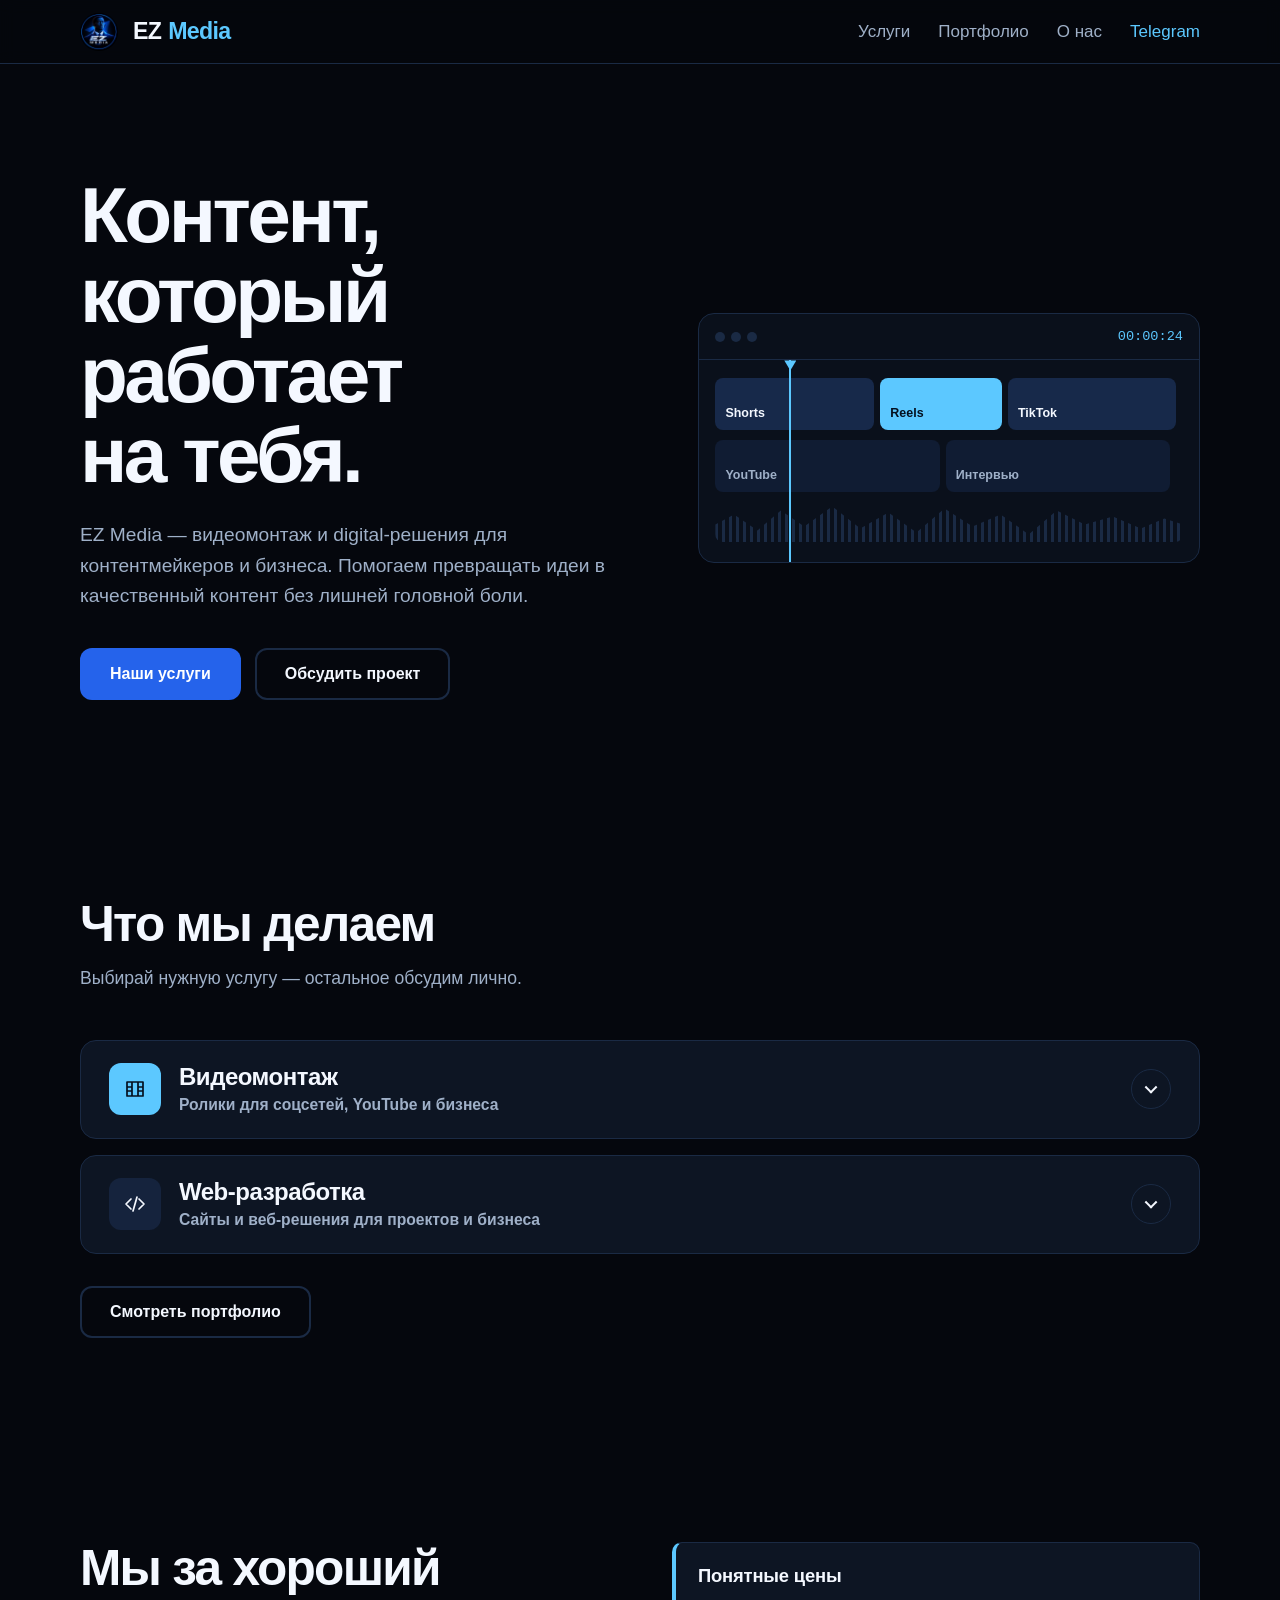
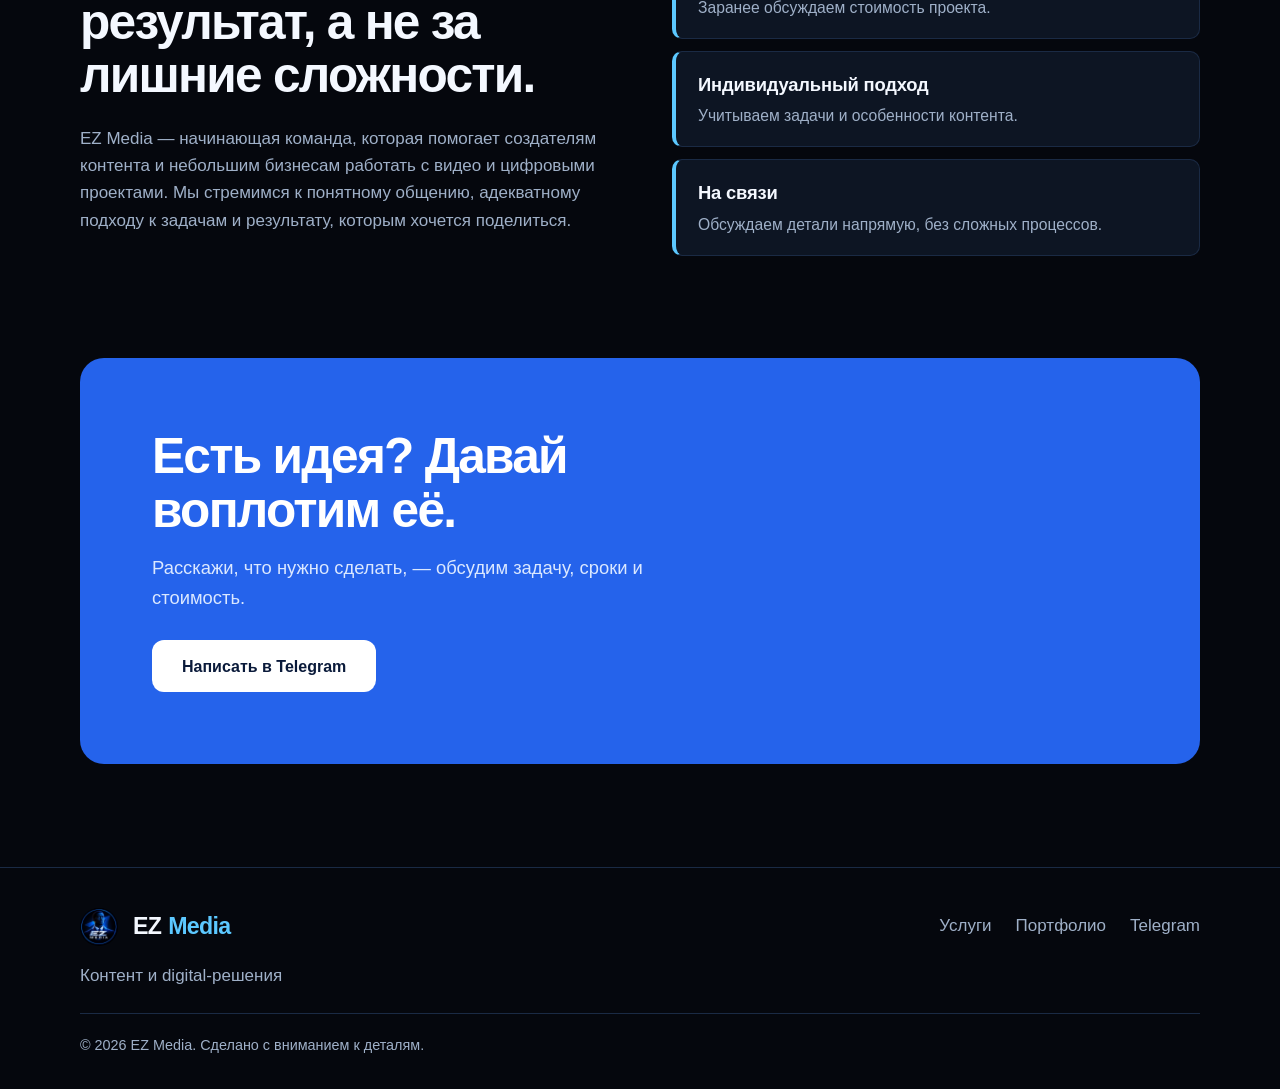
<file: index.html>
<!DOCTYPE html>
<html lang="ru">
<head>
  <meta charset="UTF-8">
  <meta name="viewport" content="width=device-width, initial-scale=1">
  <title>EZ Media — Видеомонтаж и digital-решения</title>
  <meta name="description" content="EZ Media — видеомонтаж и digital-решения для контентмейкеров и бизнеса. Короткие ролики от 500 ₽, длинные от 400 ₽ за минуту.">
  <meta name="theme-color" content="#05070d">
  <link rel="icon" href="data:image/svg+xml,%3Csvg xmlns='http://www.w3.org/2000/svg' viewBox='0 0 64 64'%3E%3Crect width='64' height='64' rx='14' fill='%2305070d'/%3E%3Cpath d='M14 18h22v7H23v5h11v7H23v5h13v7H14zM40 18h10l-8 24h8v7H34v-6z' fill='%235cc8ff'/%3E%3C/svg%3E">
  <link rel="stylesheet" href="style.css">
</head>
<body>

  <a class="skip" href="#main">К содержимому</a>

  <header class="header">
    <div class="container header__inner">
      <a class="logo" href="#top" aria-label="EZ Media — на главную"><img class="logo__img" src="logo.jpg" alt="" width="38" height="38">EZ<span>Media</span></a>
      <button class="burger" type="button" aria-expanded="false" aria-controls="nav" aria-label="Открыть меню"><span></span><span></span><span></span></button>
      <nav class="nav" id="nav" aria-label="Основная навигация">
        <a href="#services">Услуги</a>
        <a href="portfolio.html">Портфолио</a>
        <a href="#about">О нас</a>
        <a href="#" data-tg class="nav__tg">Telegram</a>
      </nav>
    </div>
  </header>

  <main id="main">

    <!-- Главный экран -->
    <section class="hero" id="top">
      <div class="container hero__inner">
        <div class="hero__text">
          <h1>Контент, который работает на тебя.</h1>
          <p class="lead">EZ Media — видеомонтаж и digital-решения для контентмейкеров и бизнеса. Помогаем превращать идеи в качественный контент без лишней головной боли.</p>
          <div class="actions">
            <a class="btn btn--primary" href="#services">Наши услуги</a>
            <a class="btn btn--ghost" href="#" data-tg>Обсудить проект</a>
          </div>
        </div>

        <!-- Декор: таймлайн видеомонтажа -->
        <div class="timeline" aria-hidden="true">
          <div class="timeline__bar">
            <span class="timeline__dots"><i></i><i></i><i></i></span>
            <span class="timeline__time">00:00:24</span>
          </div>
          <div class="timeline__tracks">
            <div class="playhead"></div>
            <div class="track">
              <span class="clip" style="--w:34%">Shorts</span>
              <span class="clip clip--accent" style="--w:26%">Reels</span>
              <span class="clip" style="--w:36%">TikTok</span>
            </div>
            <div class="track">
              <span class="clip clip--dim" style="--w:48%">YouTube</span>
              <span class="clip clip--dim" style="--w:48%">Интервью</span>
            </div>
            <div class="track track--audio">
              <span class="wave"></span>
            </div>
          </div>
        </div>
      </div>
    </section>

    <!-- Услуги -->
    <section class="section" id="services">
      <div class="container">
        <header class="section__head">
          <h2>Что мы делаем</h2>
          <p>Выбирай нужную услугу — остальное обсудим лично.</p>
        </header>

        <div class="accordion">

          <!-- Вкладка 1 -->
          <article class="acc" data-acc>
            <h3 class="acc__title">
              <button class="acc__btn" id="acc-btn-1" type="button" aria-expanded="false" aria-controls="acc-panel-1">
                <span class="acc__icon acc__icon--main" aria-hidden="true">
                  <svg viewBox="0 0 24 24" width="24" height="24"><path d="M4 5h16v14H4zM9 5v14M15 5v14M4 10h5M15 10h5M4 14h5M15 14h5" fill="none" stroke="currentColor" stroke-width="1.7" stroke-linejoin="round"/></svg>
                </span>
                <span class="acc__label">
                  <strong>Видеомонтаж</strong>
                  <small>Ролики для соцсетей, YouTube и бизнеса</small>
                </span>
                <span class="acc__chevron" aria-hidden="true"></span>
              </button>
            </h3>
            <div class="acc__panel" id="acc-panel-1" role="region" aria-labelledby="acc-btn-1">
              <div class="acc__clip">
                <div class="acc__body">

                  <div class="price-grid price-grid--2">
                    <div class="price-card">
                      <h4>Короткий ролик</h4>
                      <p class="price">от 500 ₽</p>
                      <p>Монтаж вертикальных видео для TikTok, Reels, YouTube Shorts и других площадок.</p>
                      <p class="note">Итоговая стоимость зависит от сложности монтажа, объёма работы и сроков выполнения.</p>
                    </div>
                    <div class="price-card">
                      <h4>Длинный ролик</h4>
                      <p class="price">от 400 ₽<span>/минута</span></p>
                      <p>Монтаж полноформатных видео, YouTube-выпусков, интервью и другого длинного контента.</p>
                      <p class="note">Итоговая стоимость зависит от сложности проекта и сроков выполнения.</p>
                    </div>
                  </div>

                  <h4 class="subhead">Паки коротких роликов</h4>
                  <div class="price-grid price-grid--3">
                    <div class="pack">
                      <h5>Пак из 10 коротких роликов</h5>
                      <p class="price">4 500 ₽</p>
                    </div>
                    <div class="pack pack--featured">
                      <h5>Пак из 30 коротких роликов</h5>
                      <p class="price">12 000 ₽</p>
                    </div>
                    <div class="pack">
                      <h5>Пак из 50 коротких роликов</h5>
                      <p class="price">17 500 ₽</p>
                    </div>
                  </div>

                  <a class="btn btn--primary" href="#" data-tg>Заказать монтаж</a>
                </div>
              </div>
            </div>
          </article>

          <!-- Вкладка 2 -->
          <article class="acc" data-acc>
            <h3 class="acc__title">
              <button class="acc__btn" id="acc-btn-2" type="button" aria-expanded="false" aria-controls="acc-panel-2">
                <span class="acc__icon" aria-hidden="true">
                  <svg viewBox="0 0 24 24" width="24" height="24"><path d="M8 7l-5 5 5 5M16 7l5 5-5 5M14 5l-4 14" fill="none" stroke="currentColor" stroke-width="1.7" stroke-linecap="round" stroke-linejoin="round"/></svg>
                </span>
                <span class="acc__label">
                  <strong>Web-разработка</strong>
                  <small>Сайты и веб-решения для проектов и бизнеса</small>
                </span>
                <span class="acc__chevron" aria-hidden="true"></span>
              </button>
            </h3>
            <div class="acc__panel" id="acc-panel-2" role="region" aria-labelledby="acc-btn-2">
              <div class="acc__clip">
                <div class="acc__body soon">
                  <svg class="soon__art" viewBox="0 0 120 90" width="120" height="90" aria-hidden="true">
                    <rect x="4" y="4" width="112" height="82" rx="10" fill="none" stroke="currentColor" stroke-width="2"/>
                    <path d="M4 22h112" stroke="currentColor" stroke-width="2"/>
                    <circle cx="16" cy="13" r="2.5" fill="currentColor"/><circle cx="26" cy="13" r="2.5" fill="currentColor"/><circle cx="36" cy="13" r="2.5" fill="currentColor"/>
                    <path d="M44 42l-12 11 12 11M76 42l12 11-12 11" fill="none" stroke="#5cc8ff" stroke-width="3" stroke-linecap="round" stroke-linejoin="round"/>
                    <path d="M64 38l-8 30" stroke="#5cc8ff" stroke-width="3" stroke-linecap="round"/>
                  </svg>
                  <div>
                    <h4>В разработке</h4>
                    <p>Мы готовим это направление. Скоро здесь появится больше информации.</p>
                  </div>
                </div>
              </div>
            </div>
          </article>

        </div>
        <p class="more"><a class="btn btn--ghost" href="portfolio.html">Смотреть портфолио</a></p>
      </div>
    </section>

    <!-- О компании -->
    <section class="section" id="about">
      <div class="container about">
        <div class="about__text">
          <h2>Мы за хороший результат, а не за лишние сложности.</h2>
          <p>EZ Media — начинающая команда, которая помогает создателям контента и небольшим бизнесам работать с видео и цифровыми проектами. Мы стремимся к понятному общению, адекватному подходу к задачам и результату, которым хочется поделиться.</p>
        </div>
        <ul class="principles">
          <li>
            <h3>Понятные цены</h3>
            <p>Заранее обсуждаем стоимость проекта.</p>
          </li>
          <li>
            <h3>Индивидуальный подход</h3>
            <p>Учитываем задачи и особенности контента.</p>
          </li>
          <li>
            <h3>На связи</h3>
            <p>Обсуждаем детали напрямую, без сложных процессов.</p>
          </li>
        </ul>
      </div>
    </section>

    <!-- Призыв к действию -->
    <section class="section section--cta">
      <div class="container">
        <div class="cta">
          <h2>Есть идея? Давай воплотим её.</h2>
          <p>Расскажи, что нужно сделать, — обсудим задачу, сроки и стоимость.</p>
          <a class="btn btn--dark" href="#" data-tg>Написать в Telegram</a>
        </div>
      </div>
    </section>

  </main>

  <footer class="footer">
    <div class="container footer__inner">
      <div class="footer__brand">
        <a class="logo" href="#top" aria-label="EZ Media — наверх"><img class="logo__img" src="logo.jpg" alt="" width="38" height="38">EZ<span>Media</span></a>
        <p>Контент и digital-решения</p>
      </div>
      <nav class="footer__nav" aria-label="Навигация в подвале">
        <a href="#services">Услуги</a>
        <a href="portfolio.html">Портфолио</a>
        <a href="#" data-tg>Telegram</a>
      </nav>
      <p class="footer__copy">© <span id="year">2026</span> EZ Media. Сделано с вниманием к деталям.</p>
    </div>
  </footer>

  <script src="script.js"></script>
</body>
</html>
</file>
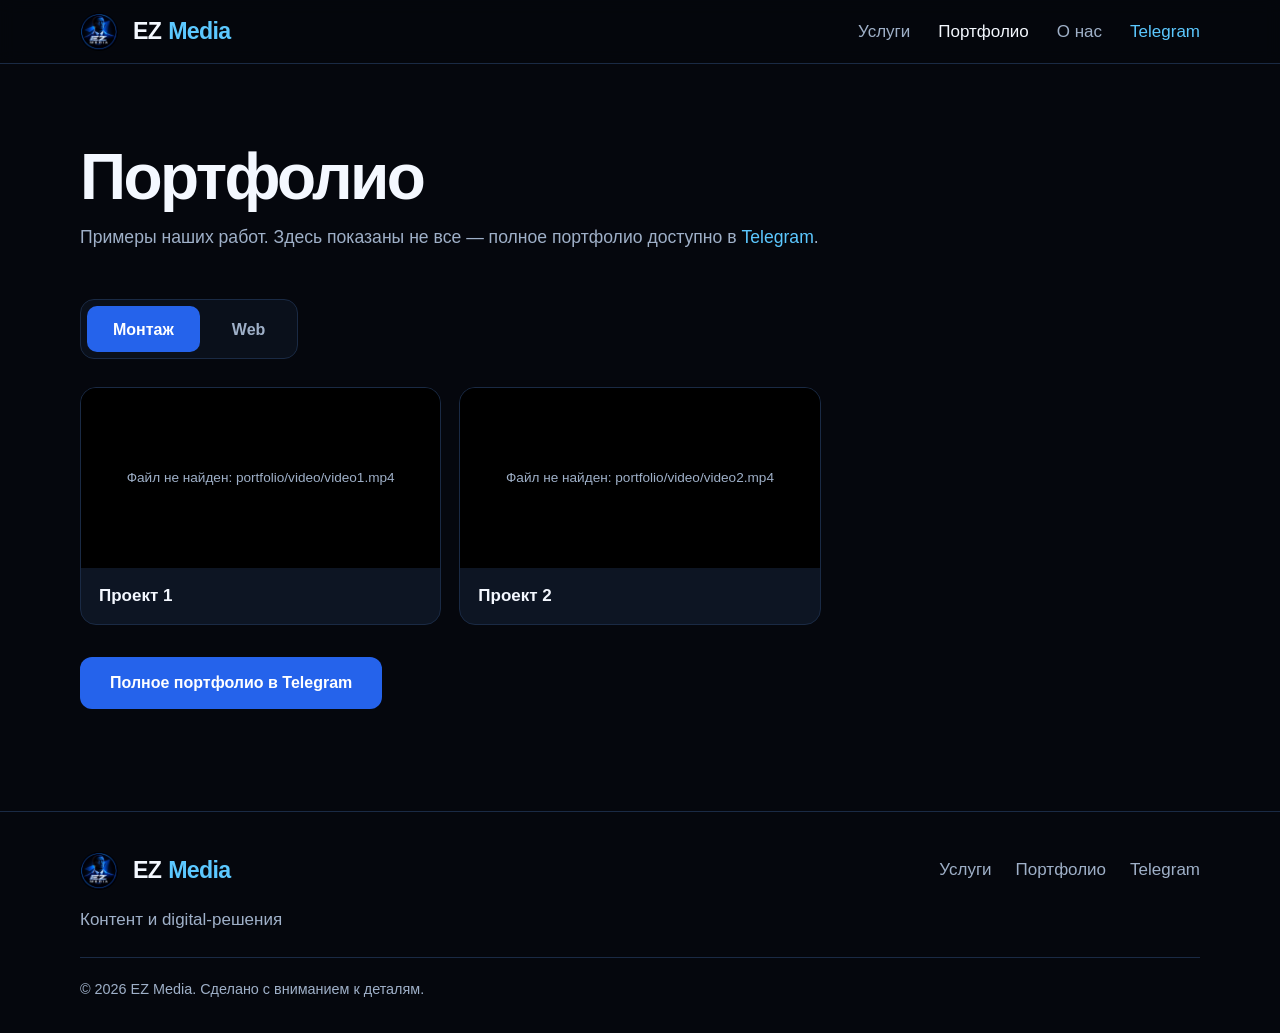
<file: portfolio.html>
<!DOCTYPE html>
<html lang="ru">
<head>
  <meta charset="UTF-8">
  <meta name="viewport" content="width=device-width, initial-scale=1">
  <title>Портфолио — EZ Media</title>
  <meta name="description" content="Примеры работ EZ Media: видеомонтаж и веб-разработка.">
  <meta name="theme-color" content="#05070d">
  <link rel="icon" href="data:image/svg+xml,%3Csvg xmlns='http://www.w3.org/2000/svg' viewBox='0 0 64 64'%3E%3Crect width='64' height='64' rx='14' fill='%2305070d'/%3E%3Cpath d='M14 18h22v7H23v5h11v7H23v5h13v7H14zM40 18h10l-8 24h8v7H34v-6z' fill='%235cc8ff'/%3E%3C/svg%3E">
  <link rel="stylesheet" href="style.css">
</head>
<body>

  <a class="skip" href="#main">К содержимому</a>

  <header class="header">
    <div class="container header__inner">
      <a class="logo" href="index.html" aria-label="EZ Media — на главную"><img class="logo__img" src="logo.jpg" alt="" width="38" height="38">EZ<span>Media</span></a>
      <button class="burger" type="button" aria-expanded="false" aria-controls="nav" aria-label="Открыть меню"><span></span><span></span><span></span></button>
      <nav class="nav" id="nav" aria-label="Основная навигация">
        <a href="index.html#services">Услуги</a>
        <a href="portfolio.html" aria-current="page" class="is-current">Портфолио</a>
        <a href="index.html#about">О нас</a>
        <a href="#" data-tg class="nav__tg">Telegram</a>
      </nav>
    </div>
  </header>

  <main id="main">
    <section class="page-head">
      <div class="container">
        <h1 class="page-title">Портфолио</h1>
        <p>Примеры наших работ. Здесь показаны не все — полное портфолио доступно в <a href="#" data-tg>Telegram</a>.</p>
      </div>
    </section>

    <section class="section section--tight" id="portfolio-root">
      <div class="container">
        <div class="tabs" role="tablist" aria-label="Раздел портфолио">
          <button class="tab" role="tab" type="button" id="tab-video" aria-controls="panel-video" aria-selected="true" data-type="video">Монтаж</button>
          <button class="tab" role="tab" type="button" id="tab-web" aria-controls="panel-web" aria-selected="false" tabindex="-1" data-type="web">Web</button>
        </div>

        <div class="works" role="tabpanel" id="panel-video" aria-labelledby="tab-video" data-type="video"></div>
        <div class="works" role="tabpanel" id="panel-web" aria-labelledby="tab-web" data-type="web" hidden></div>

        <p class="more"><a class="btn btn--primary" href="#" data-tg>Полное портфолио в Telegram</a></p>
      </div>
    </section>
  </main>

  <footer class="footer">
    <div class="container footer__inner">
      <div class="footer__brand">
        <a class="logo" href="index.html" aria-label="EZ Media — на главную"><img class="logo__img" src="logo.jpg" alt="" width="38" height="38">EZ<span>Media</span></a>
        <p>Контент и digital-решения</p>
      </div>
      <nav class="footer__nav" aria-label="Навигация в подвале">
        <a href="index.html#services">Услуги</a>
        <a href="portfolio.html">Портфолио</a>
        <a href="#" data-tg>Telegram</a>
      </nav>
      <p class="footer__copy">© <span id="year">2026</span> EZ Media. Сделано с вниманием к деталям.</p>
    </div>
  </footer>

  <script src="portfolio/config.js"></script>
  <script src="script.js"></script>
  <script src="portfolio.js"></script>
</body>
</html>
</file>
<file: style.css>
/* ==========================================================
   EZ Media — стили
   Цвета и размеры меняются в блоке :root
   ========================================================== */
:root {
  --bg: #05070d;
  --bg-2: #0a101b;
  --card: #0d1523;
  --line: #1a2a44;
  --text: #f4f8ff;
  --muted: #9fb0c8;
  --accent: #5cc8ff;      /* голубой */
  --blue: #2563eb;        /* синий */
  --accent-ink: #04101f;
  --radius: 16px;
  --radius-sm: 10px;
  --font: "Segoe UI Variable Display", "Segoe UI", "Helvetica Neue", Helvetica, Arial, sans-serif;
  --ease: cubic-bezier(.4, 0, .2, 1);
  --header-h: 64px;
}

*, *::before, *::after { box-sizing: border-box; }
html { scroll-behavior: smooth; scroll-padding-top: calc(var(--header-h) + 12px); -webkit-text-size-adjust: 100%; }
body {
  margin: 0; background: var(--bg); color: var(--text);
  font-family: var(--font); font-size: 17px; line-height: 1.6;
  -webkit-font-smoothing: antialiased; overflow-x: clip;
}
h1, h2, h3, h4, h5, p, ul { margin: 0; }
ul { padding: 0; list-style: none; }
a { color: inherit; text-decoration: none; }
button { font: inherit; color: inherit; }

.container { width: min(1120px, 100% - 40px); margin-inline: auto; }

:focus-visible { outline: 3px solid var(--accent); outline-offset: 3px; border-radius: 6px; }

.skip { position: absolute; left: 12px; top: -60px; background: var(--accent); color: var(--accent-ink); padding: 10px 16px; border-radius: 8px; z-index: 100; font-weight: 600; }
.skip:focus { top: 12px; }

/* ---------- Шапка ---------- */
.header {
  position: sticky; top: 0; z-index: 50; height: var(--header-h);
  background: rgba(5, 7, 13, .92); border-bottom: 1px solid var(--line);
  backdrop-filter: blur(8px);
}
.header__inner { display: flex; align-items: center; justify-content: space-between; height: 100%; }
.logo { font-size: 1.45rem; font-weight: 800; letter-spacing: -.03em; line-height: 1; display: inline-flex; align-items: center; gap: .3em; }
.logo__img { width: 38px; height: 38px; border-radius: 50%; margin-right: 8px; flex: none; object-fit: cover; }
.logo span { color: var(--accent); font-weight: 700; }
.nav { display: flex; align-items: center; gap: 28px; }
.nav a { color: var(--muted); font-weight: 500; transition: color .2s var(--ease); padding: 8px 0; }
.nav a:hover { color: var(--text); }
.nav .nav__tg { color: var(--accent); }
.nav .nav__tg:hover { color: var(--text); }

/* ---------- Кнопки ---------- */
.btn {
  display: inline-flex; align-items: center; justify-content: center;
  min-height: 52px; padding: 0 28px; border-radius: 12px; border: 2px solid transparent;
  font-weight: 700; font-size: 1rem; cursor: pointer; text-align: center;
  transition: transform .2s var(--ease), background-color .2s var(--ease), border-color .2s var(--ease), color .2s var(--ease);
}
.btn:active { transform: translateY(1px) scale(.98); }
.btn--primary { background: var(--blue); color: #fff; }
.btn--primary:hover { background: var(--accent); color: var(--accent-ink); transform: translateY(-2px); }
.btn--ghost { border-color: var(--line); color: var(--text); }
.btn--ghost:hover { border-color: var(--accent); color: var(--accent); transform: translateY(-2px); }
.btn--dark { background: #fff; color: #0a1a3a; }
.btn--dark:hover { background: #dbeafe; transform: translateY(-2px); }

/* ---------- Главный экран ---------- */
.hero { padding: clamp(48px, 9vw, 112px) 0 clamp(56px, 8vw, 96px); }
.hero__inner { display: grid; grid-template-columns: 1.05fr .95fr; gap: clamp(32px, 5vw, 72px); align-items: center; }
h1 { font-size: clamp(2.5rem, 6.2vw, 4.9rem); line-height: 1.02; letter-spacing: -.045em; font-weight: 800; text-wrap: balance; }
.lead { margin-top: 24px; max-width: 34em; color: var(--muted); font-size: clamp(1.05rem, 1.6vw, 1.2rem); }
.actions { display: flex; flex-wrap: wrap; gap: 14px; margin-top: 36px; }

/* Таймлайн-композиция */
.timeline { background: var(--bg-2); border: 1px solid var(--line); border-radius: var(--radius); overflow: hidden; }
.timeline__bar { display: flex; justify-content: space-between; align-items: center; padding: 12px 16px; border-bottom: 1px solid var(--line); }
.timeline__dots { display: flex; gap: 6px; }
.timeline__dots i { width: 10px; height: 10px; border-radius: 50%; background: var(--line); }
.timeline__time { font-family: ui-monospace, "SF Mono", Consolas, monospace; font-size: .85rem; color: var(--accent); }
.timeline__tracks { position: relative; padding: 18px 16px 20px; display: grid; gap: 10px; }
.track { display: flex; gap: 6px; height: 52px; }
.clip {
  flex: 0 1 var(--w); min-width: 0; display: flex; align-items: flex-end; padding: 6px 10px;
  background: #17294a; border-radius: 8px; font-size: .78rem; font-weight: 600; color: var(--text);
  white-space: nowrap; overflow: hidden;
}
.clip--accent { background: var(--accent); color: var(--accent-ink); }
.clip--dim { background: #101c33; color: var(--muted); }
.track--audio { height: 40px; }
.wave {
  flex: 1; border-radius: 8px; background:
    repeating-linear-gradient(90deg, var(--line) 0 3px, transparent 3px 7px);
  clip-path: polygon(0 55%, 4% 30%, 9% 70%, 14% 20%, 19% 60%, 25% 10%, 31% 65%, 37% 25%, 43% 75%, 49% 15%, 55% 60%, 61% 30%, 67% 80%, 73% 20%, 79% 55%, 85% 35%, 91% 65%, 96% 40%, 100% 55%, 100% 100%, 0 100%);
}
.playhead {
  position: absolute; top: 0; bottom: 0; left: 18%; width: 2px; background: var(--accent); z-index: 2;
  animation: scrub 9s var(--ease) infinite alternate;
}
.playhead::before { content: ""; position: absolute; top: 0; left: -5px; width: 12px; height: 10px; background: var(--accent); clip-path: polygon(0 0, 100% 0, 50% 100%); }
@keyframes scrub { from { left: 6%; } to { left: calc(100% - 22px); } }

/* ---------- Секции ---------- */
.section { padding: clamp(56px, 8vw, 104px) 0; }
.section__head { margin-bottom: clamp(28px, 4vw, 48px); }
h2 { font-size: clamp(1.9rem, 4.2vw, 3.1rem); line-height: 1.08; letter-spacing: -.035em; font-weight: 800; text-wrap: balance; }
.section__head p { margin-top: 12px; color: var(--muted); font-size: 1.1rem; }

/* ---------- Аккордеон ---------- */
.accordion { display: grid; gap: 16px; }
.acc { background: var(--card); border: 1px solid var(--line); border-radius: var(--radius); transition: border-color .25s var(--ease); }
.acc:hover, .acc.is-open { border-color: #2d4a75; }
.acc.is-open { border-color: var(--accent); }
.acc__btn {
  width: 100%; display: flex; align-items: center; gap: 18px; padding: 22px clamp(16px, 3vw, 28px);
  background: none; border: 0; border-radius: var(--radius); text-align: left; cursor: pointer;
  -webkit-tap-highlight-color: transparent;
}
.acc__btn:active { background: rgba(255, 255, 255, .03); }
.acc__icon { flex: none; width: 52px; height: 52px; display: grid; place-items: center; border-radius: 12px; background: #15233d; color: var(--text); transition: background-color .25s var(--ease), color .25s var(--ease); }
.acc__icon--main, .acc.is-open .acc__icon { background: var(--accent); color: var(--accent-ink); }
.acc__label { flex: 1; min-width: 0; display: grid; gap: 2px; }
.acc__label strong { font-size: clamp(1.2rem, 2.4vw, 1.5rem); letter-spacing: -.02em; line-height: 1.2; }
.acc__label small { color: var(--muted); font-size: .98rem; line-height: 1.4; }
.acc__chevron { flex: none; width: 40px; height: 40px; border: 1px solid var(--line); border-radius: 50%; position: relative; transition: transform .35s var(--ease), background-color .25s var(--ease), border-color .25s var(--ease); }
.acc__chevron::before { content: ""; position: absolute; left: 50%; top: 50%; width: 9px; height: 9px; border-right: 2px solid currentColor; border-bottom: 2px solid currentColor; transform: translate(-50%, -70%) rotate(45deg); }
.acc__btn:hover .acc__chevron { border-color: var(--accent); }
.acc.is-open .acc__chevron { transform: rotate(180deg); background: var(--accent); border-color: var(--accent); color: var(--accent-ink); }

.acc__panel { display: grid; grid-template-rows: 0fr; visibility: hidden; transition: grid-template-rows .4s var(--ease), visibility 0s .4s; }
.acc.is-open .acc__panel { grid-template-rows: 1fr; visibility: visible; transition: grid-template-rows .4s var(--ease), visibility 0s; }
.acc__clip { overflow: hidden; min-height: 0; }
.acc__body { padding: 6px clamp(16px, 3vw, 28px) clamp(20px, 3vw, 30px); border-top: 1px solid var(--line); margin: 0 clamp(16px, 3vw, 28px); padding-inline: 0; padding-top: 24px; }

.price-grid { display: grid; gap: 14px; }
.price-grid--2 { grid-template-columns: repeat(2, 1fr); }
.price-grid--3 { grid-template-columns: repeat(3, 1fr); }
.price-card { background: var(--bg-2); border: 1px solid var(--line); border-radius: var(--radius-sm); padding: 22px; display: flex; flex-direction: column; gap: 10px; }
.price-card h4 { font-size: 1.15rem; }
.price { font-size: clamp(1.6rem, 3vw, 2rem); font-weight: 800; letter-spacing: -.03em; color: var(--accent); line-height: 1.1; }
.price span { font-size: .95rem; font-weight: 600; color: var(--muted); letter-spacing: 0; margin-left: 2px; }
.price-card p:not(.price) { color: var(--text); font-size: .98rem; }
.note { color: var(--muted) !important; font-size: .88rem !important; margin-top: auto; padding-top: 4px; }

.subhead { margin: 28px 0 14px; font-size: 1.05rem; color: var(--muted); font-weight: 600; }
.pack { border: 1.5px dashed #2d4a75; border-radius: var(--radius-sm); padding: 20px; display: flex; flex-direction: column; justify-content: space-between; gap: 14px; transition: border-color .25s var(--ease), transform .25s var(--ease); }
.pack:hover { border-color: var(--accent); transform: translateY(-2px); }
.pack h5 { font-size: 1rem; font-weight: 600; line-height: 1.35; }
.pack--featured { border: 2px solid var(--accent); background: rgba(92, 200, 255, .08); }
.acc__body .btn { margin-top: 28px; }

.soon { display: flex; align-items: center; gap: 28px; }
.soon__art { flex: none; color: var(--muted); }
.soon h4 { font-size: 1.4rem; margin-bottom: 6px; }
.soon p { color: var(--muted); }

/* ---------- О компании ---------- */
.about { display: grid; grid-template-columns: 1fr 1fr; gap: clamp(28px, 5vw, 72px); align-items: start; }
.about__text p { margin-top: 22px; color: var(--muted); max-width: 34em; }
.principles { display: grid; gap: 12px; }
.principles li { background: var(--card); border: 1px solid var(--line); border-left: 4px solid var(--accent); border-radius: var(--radius-sm); padding: 18px 22px; }
.principles h3 { font-size: 1.15rem; letter-spacing: -.01em; }
.principles p { color: var(--muted); margin-top: 4px; font-size: .98rem; }

/* ---------- Призыв к действию ---------- */
.section--cta { padding-top: 0; }
.cta { background: var(--blue); color: #fff; border-radius: 24px; padding: clamp(32px, 6vw, 72px); display: grid; gap: 16px; justify-items: start; }
.cta h2 { max-width: 14em; }
.cta p { font-size: 1.15rem; max-width: 30em; color: #dbe8ff; }
.cta .btn { margin-top: 12px; }

/* ---------- Подвал ---------- */
.footer { border-top: 1px solid var(--line); padding: 40px 0 32px; }
.footer__inner { display: grid; grid-template-columns: 1fr auto; gap: 24px 40px; align-items: start; }
.footer__brand p { margin-top: 8px; color: var(--muted); }
.footer__nav { display: flex; gap: 24px; }
.footer__nav a { color: var(--muted); transition: color .2s var(--ease); padding: 4px 0; }
.footer__nav a:hover { color: var(--accent); }
.footer__copy { grid-column: 1 / -1; color: var(--muted); font-size: .9rem; padding-top: 20px; border-top: 1px solid var(--line); }

/* ---------- Появление при прокрутке ---------- */
.js .reveal { opacity: 0; transform: translateY(18px); transition: opacity .6s var(--ease), transform .6s var(--ease); }
.js .reveal.is-visible { opacity: 1; transform: none; }

/* ---------- Адаптив ---------- */
@media (max-width: 900px) {
  .hero__inner, .about { grid-template-columns: 1fr; }
  .timeline { max-width: 560px; }
}
@media (max-width: 720px) {
  body { font-size: 16px; }
  .price-grid--2, .price-grid--3 { grid-template-columns: 1fr; }
  .pack { flex-direction: row; align-items: center; justify-content: space-between; }
  .pack h5 { max-width: 12em; }
  .soon { flex-direction: column; align-items: flex-start; gap: 18px; }
  .footer__inner { grid-template-columns: 1fr; }
}
@media (max-width: 520px) {
  :root { --header-h: 56px; }
  .container { width: calc(100% - 32px); }
  .logo { font-size: 1.25rem; }
  .nav { gap: 16px; font-size: .95rem; }
  .actions .btn { width: 100%; }
  .btn { padding: 0 20px; }
  .acc__btn { gap: 12px; padding: 18px 14px; }
  .acc__icon { width: 44px; height: 44px; }
  .acc__chevron { width: 34px; height: 34px; }
  .acc__label small { font-size: .9rem; }
  .acc__body .btn { width: 100%; }
  .cta .btn { width: 100%; }
  .pack { flex-direction: column; align-items: flex-start; }
  .clip { font-size: .7rem; padding: 5px 7px; }
}
@media (max-width: 340px) {
  .nav { gap: 12px; font-size: .9rem; }
  .pack h5 { max-width: none; }
}

/* ---------- Уменьшенная анимация ---------- */
@media (prefers-reduced-motion: reduce) {
  html { scroll-behavior: auto; }
  *, *::before, *::after { animation: none !important; transition-duration: .01ms !important; transition-delay: 0s !important; }
  .js .reveal { opacity: 1; transform: none; }
  .playhead { left: 40%; }
}

/* ==========================================================
   Меню-бургер, портфолио, правки для телефонов
   ========================================================== */
[hidden] { display: none !important; }
.more { margin-top: 32px; }
.nav a.is-current { color: var(--text); }

.burger {
  display: none; width: 44px; height: 44px; padding: 0; border: 1px solid var(--line); border-radius: 12px;
  background: var(--bg-2); cursor: pointer; flex-direction: column; align-items: center; justify-content: center; gap: 5px;
  -webkit-tap-highlight-color: transparent;
}
.burger span { width: 20px; height: 2px; background: var(--text); border-radius: 2px; transition: transform .25s var(--ease), opacity .2s; }
.burger[aria-expanded="true"] span:nth-child(1) { transform: translateY(7px) rotate(45deg); }
.burger[aria-expanded="true"] span:nth-child(2) { opacity: 0; }
.burger[aria-expanded="true"] span:nth-child(3) { transform: translateY(-7px) rotate(-45deg); }

/* Страница портфолио */
.page-head { padding: clamp(40px, 7vw, 80px) 0 clamp(20px, 3vw, 32px); }
.page-title { font-size: clamp(2.4rem, 6vw, 4rem); line-height: 1.05; letter-spacing: -.04em; font-weight: 800; }
.page-head p { margin-top: 12px; color: var(--muted); font-size: 1.1rem; }
.section--tight { padding-top: 16px; }

.tabs { display: inline-flex; gap: 6px; padding: 6px; margin-bottom: 28px; background: var(--bg-2); border: 1px solid var(--line); border-radius: 14px; max-width: 100%; }
.tab { min-height: 46px; padding: 0 26px; border: 0; border-radius: 10px; background: none; color: var(--muted); font-weight: 700; font-size: 1rem; cursor: pointer; transition: background-color .2s var(--ease), color .2s var(--ease); }
.tab:hover { color: var(--text); }
.tab[aria-selected="true"] { background: var(--blue); color: #fff; }

.works { display: grid; grid-template-columns: repeat(auto-fill, minmax(min(100%, 300px), 1fr)); gap: 18px; align-items: start; }
.works--empty { display: block; }
.work { background: var(--card); border: 1px solid var(--line); border-radius: var(--radius); overflow: hidden; min-width: 0; }
.work__media { display: flex; overflow-x: auto; scroll-snap-type: x mandatory; background: #000; scrollbar-width: thin; -webkit-overflow-scrolling: touch; }
.work__item { flex: 0 0 100%; min-width: 0; scroll-snap-align: start; display: flex; align-items: center; justify-content: center; min-height: 180px; }
.work__item a { display: block; width: 100%; }
.work__item video, .work__item img { display: block; width: 100%; height: auto; max-height: 560px; object-fit: contain; background: #000; }
.work__meta { display: flex; justify-content: space-between; align-items: center; gap: 12px; padding: 14px 18px; }
.work__count { font-family: ui-monospace, "SF Mono", Consolas, monospace; font-size: .85rem; color: var(--accent); }
.empty { border: 1.5px dashed #2d4a75; border-radius: var(--radius); padding: 44px 24px; text-align: center; color: var(--muted); }
.missing { padding: 28px 16px; color: var(--muted); font-size: .85rem; text-align: center; overflow-wrap: anywhere; }

/* Телефоны и планшеты */
@media (max-width: 720px) {
  .burger { display: flex; }
  .js .nav {
    position: absolute; top: 100%; left: 0; right: 0; flex-direction: column; align-items: stretch; gap: 0;
    padding: 8px 20px 16px; background: var(--bg); border-bottom: 1px solid var(--line);
    opacity: 0; visibility: hidden; transform: translateY(-8px);
    transition: opacity .25s var(--ease), transform .25s var(--ease), visibility 0s .25s;
  }
  .js .nav.is-open { opacity: 1; visibility: visible; transform: none; transition: opacity .25s var(--ease), transform .25s var(--ease), visibility 0s; }
  .nav a { display: flex; align-items: center; min-height: 52px; font-size: 1.1rem; border-bottom: 1px solid var(--line); }
  .nav a:last-child { border-bottom: 0; }
  .hero { padding-top: 36px; }
  .price-card { padding: 18px; }
  .footer__nav { flex-wrap: wrap; gap: 8px 22px; }
  .tabs { display: flex; }
  .tab { flex: 1; padding: 0 12px; }
}
@media (max-width: 520px) {
  .section { padding: 48px 0; }
  .lead { font-size: 1.02rem; }
  .timeline__tracks { padding: 14px 12px 16px; gap: 8px; }
  .track { height: 44px; }
  .acc__label strong { font-size: 1.1rem; }
  .price { font-size: 1.7rem; }
  .cta { border-radius: 18px; padding: 28px 20px; }
  .more .btn { width: 100%; }
}
@media (max-width: 360px) {
  h1 { font-size: 2.15rem; }
  .logo { font-size: 1.15rem; }
  .logo__img { width: 32px; height: 32px; margin-right: 4px; }
}

/* На сенсорных экранах не «залипает» состояние наведения */
@media (hover: none) {
  .btn--primary:hover { background: var(--blue); color: #fff; transform: none; }
  .btn--ghost:hover { border-color: var(--line); color: var(--text); transform: none; }
  .btn--dark:hover { background: #fff; color: #0a1a3a; transform: none; }
  .pack:hover { transform: none; }
  .pack:not(.pack--featured):hover { border-color: #2d4a75; }
  .acc:not(.is-open):hover { border-color: var(--line); }
  .acc:not(.is-open) .acc__btn:hover .acc__chevron { border-color: var(--line); }
  .tab:hover { color: var(--muted); }
  .tab[aria-selected="true"]:hover { color: #fff; }
}

.page-head p a { color: var(--accent); text-underline-offset: 3px; }
</file>
